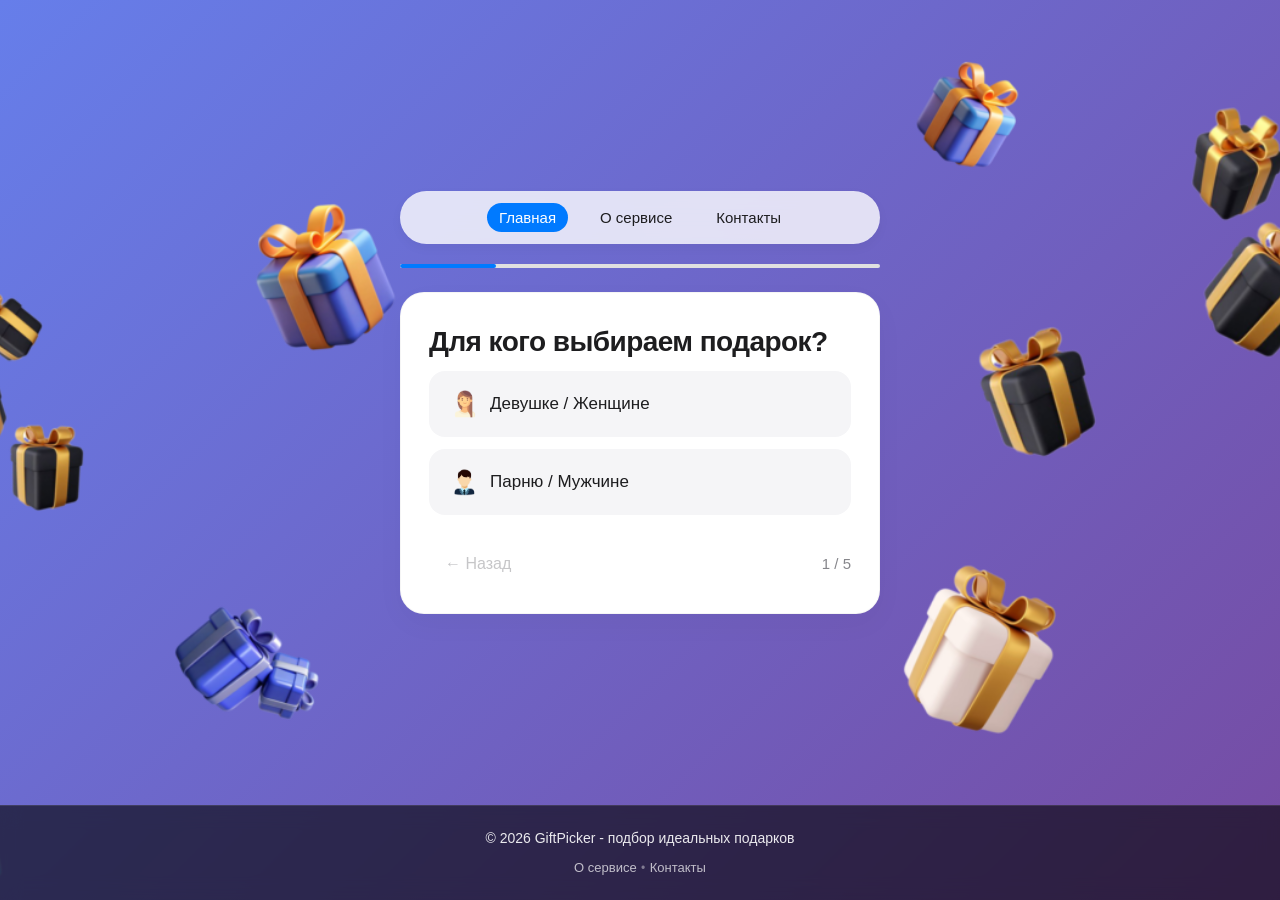
<file: index.html>
<!DOCTYPE html>
<html lang="ru">
<head>
    <meta charset="UTF-8">
    <meta name="viewport" content="width=device-width, initial-scale=1.0">
    <title>GiftPicker - подбор подарков</title>
    <link rel="stylesheet" href="style.css">
</head>
<body>
    <div class="page-wrapper">
        <!-- Шапка с навигацией -->
        <header class="header">
            <nav class="nav">
    <a href="index.html" class="nav-link active">Главная</a>
    <a href="about.html" class="nav-link">О сервисе</a>
    <a href="contacts.html" class="nav-link">Контакты</a>
</nav>
        </header>

        <div class="container">
            <!-- Прогресс-бар -->
            <div class="progress-container" id="progressContainer">
                <div class="progress-bar" id="progressBar"></div>
            </div>
            <!-- Карточка с вопросами -->
            <div class="card" id="card">
                <h1 class="title" id="title">Для кого выбираем подарок?</h1>
                <div class="options" id="optionsContainer"></div>
                <div class="navigation" id="navigation">
                    <button class="nav-btn back-btn" id="backBtn" disabled>← Назад</button>
                    <span class="step-counter" id="stepCounter">1 / 5</span>
                </div>
            </div>
            <!-- Финальный экран -->
            <div class="card final-card" id="finalCard" style="display: none;">
                <div class="final-content">
                    <img src="img/gift.png" alt="Подарок" class="success-image">
                    <h2 class="final-title">Подарки подобраны!</h2>
                    <p class="final-subtitle">Куда отправимся за покупками?</p>
                    <div class="marketplace-options">
                      <button class="marketplace-btn ozon-btn" id="ozonBtn">
    <img src="img/ozon.jpg" alt="Ozon" class="marketplace-icon-img" width="30" height="25" style="object-fit: contain;">
    <span class="marketplace-name">Ozon</span>
    <span class="marketplace-hint">Широкий выбор, быстрая доставка</span>
</button>

<button class="marketplace-btn wb-btn" id="wbBtn">
    <img src="img/wb.jpg" alt="Wildberries" class="marketplace-icon-img" width="30" height="25" style="object-fit: contain;">
    <span class="marketplace-name">Wildberries</span>
    <span class="marketplace-hint">Одежда, аксессуары, товары для дома</span>
</button>
                    </div>
                    <div class="action-buttons">
                        <button class="restart-btn" id="restartBtn">← Пройти заново</button>
                    </div>
                </div>
            </div>
            <!-- Загрузчик -->
            <div class="loader" id="loader" style="display: none;">
                <div class="spinner"></div>
                <p id="loaderText">Открываем маркетплейс...</p>
            </div>
        </div>
    </div>
    <!-- Футер -->
    <footer class="footer">
        <div class="footer-content">
            <p class="footer-text">© 2026 GiftPicker - подбор идеальных подарков</p>
            <div class="footer-links">
                <a href="about.html" class="footer-link">О сервисе</a>
                <span class="footer-divider">•</span>
                <a href="contacts.html" class="footer-link">Контакты</a>
            </div>
        </div>
    </footer>
    <script src="script.js"></script>
</body>
</html>
</file>
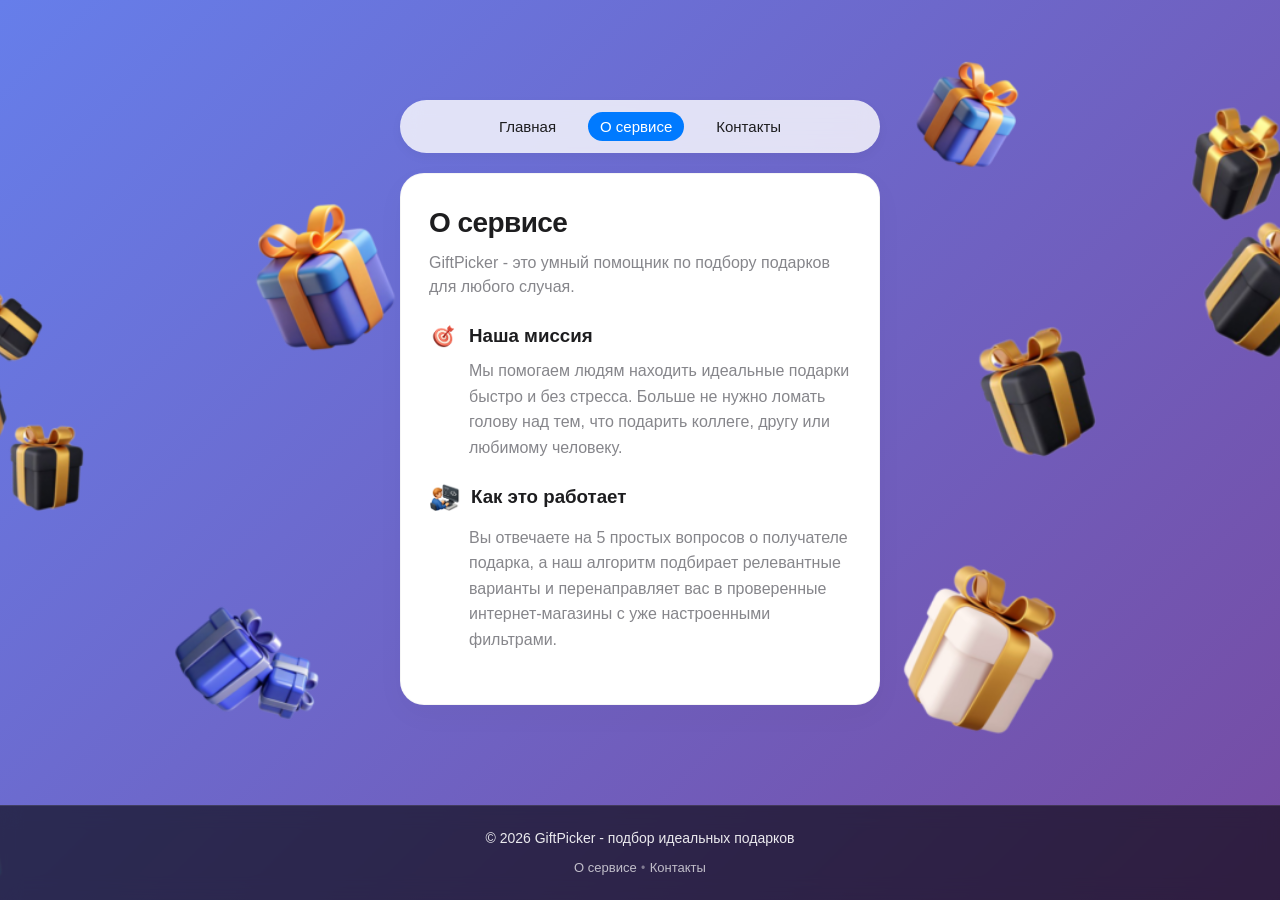
<file: about.html>
<!DOCTYPE html>
<html lang="ru">
<head>
    <meta charset="UTF-8">
    <meta name="viewport" content="width=device-width, initial-scale=1.0">
    <title>О сервисе - GiftPicker</title>
    <link rel="stylesheet" href="style.css">
</head>
<body>
    <div class="page-wrapper">
        <!-- Шапка с навигацией -->
        <header class="header">
            <nav class="nav">
    <a href="index.html" class="nav-link">Главная</a>
    <a href="about.html" class="nav-link active">О сервисе</a>
    <a href="contacts.html" class="nav-link">Контакты</a>
</nav>
        </header>
        <div class="container">
            <div class="card">
                <h1 class="title">О сервисе</h1>
                <p class="subtitle">GiftPicker - это умный помощник по подбору подарков для любого случая.</p>
                
              <div style="margin-top: 24px;">
    <div style="margin-top: 20px;">
    <!-- Наша миссия -->
    <div style="display: flex; align-items: center; gap: 10px; margin-bottom: 10px;">
        <img src="img/metka.png" alt="Миссия" width="30" height="25" style="object-fit: contain;">
        <h3 style="color: #1d1d1f; margin: 0;">Наша миссия</h3>
    </div>
    <p style="color: #86868b; line-height: 1.6; margin-bottom: 20px; padding-left: 40px;">
        Мы помогаем людям находить идеальные подарки быстро и без стресса. 
        Больше не нужно ломать голову над тем, что подарить коллеге, другу или любимому человеку.
    </p>
    
    <!-- Как это работает -->
    <div style="display: flex; align-items: center; gap: 10px; margin-bottom: 12px;">
        <img src="img/pc.png" alt="Работа" width="32" height="32" style="object-fit: contain;">
        <h3 style="color: #1d1d1f; margin: 0;">Как это работает</h3>
    </div>
    <p style="color: #86868b; line-height: 1.6; margin-bottom: 20px; padding-left: 40px;">
        Вы отвечаете на 5 простых вопросов о получателе подарка, а наш алгоритм 
        подбирает релевантные варианты и перенаправляет вас в проверенные интернет-магазины 
        с уже настроенными фильтрами.
    </p>
</div>
</div>
            </div>
        </div>
    </div>
  <!-- Футер -->
    <footer class="footer">
        <div class="footer-content">
            <p class="footer-text">© 2026 GiftPicker - подбор идеальных подарков</p>
            <div class="footer-links">
                <a href="about.html" class="footer-link">О сервисе</a>
                <span class="footer-divider">•</span>
                <a href="contacts.html" class="footer-link">Контакты</a>
            </div>
        </div>
    </footer>
</body>
</html>
</file>
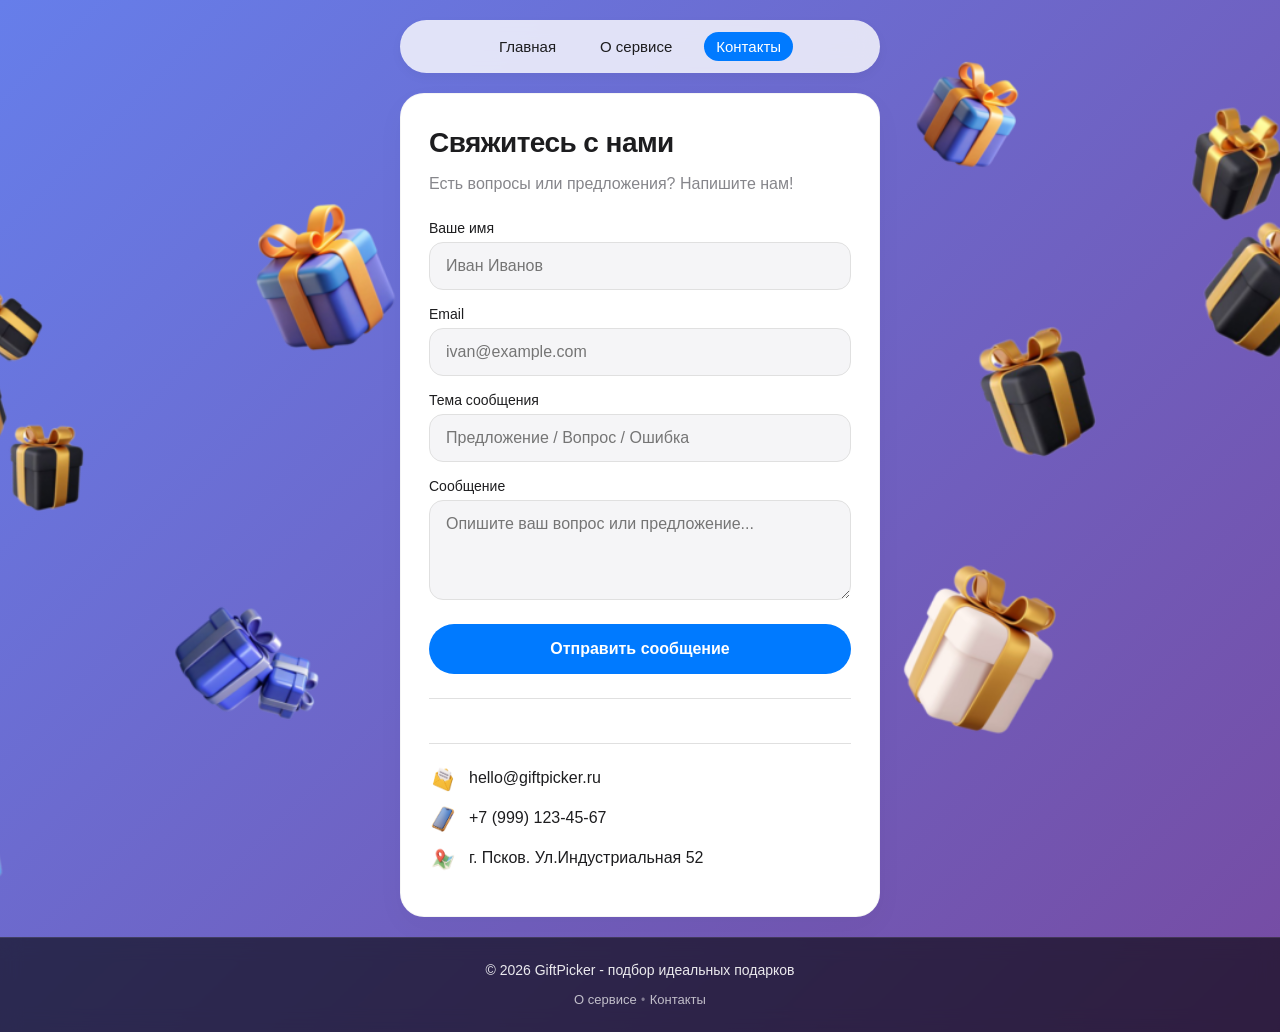
<file: contacts.html>
<!DOCTYPE html>
<html lang="ru">
<head>
    <meta charset="UTF-8">
    <meta name="viewport" content="width=device-width, initial-scale=1.0">
    <title>Контакты - GiftPicker</title>
    <link rel="stylesheet" href="style.css">
</head>
<body>
    <div class="page-wrapper">
        <!-- Шапка с навигацией -->
        <header class="header">
            <nav class="nav">
    <a href="index.html" class="nav-link">Главная</a>
    <a href="about.html" class="nav-link">О сервисе</a>
    <a href="contacts.html" class="nav-link active">Контакты</a>
</nav>
        </header>
        <div class="container">
            <div class="card">
                <h1 class="title">Свяжитесь с нами</h1>
                <p class="subtitle">Есть вопросы или предложения? Напишите нам!</p>
                <!-- Форма обратной связи -->
              <form class="contact-form" id="contactForm" action="https://formspree.io/f/mgorvwao" method="POST">
                    <div class="form-group">
                        <label for="name">Ваше имя</label>
                        <input type="text" id="name" name="name" placeholder="Иван Иванов" required>
                    </div>
                    <div class="form-group">
                        <label for="email">Email</label>
                        <input type="email" id="email" name="email" placeholder="ivan@example.com" required>
                    </div>
                    <div class="form-group">
                        <label for="theme">Тема сообщения</label>
                        <input type="text" id="theme" name="theme" placeholder="Предложение / Вопрос / Ошибка">
                    </div>
                    
                    <div class="form-group">
                        <label for="message">Сообщение</label>
                        <textarea id="message" name="message" placeholder="Опишите ваш вопрос или предложение..." required></textarea>
                    </div>
                    <button type="submit" class="submit-btn">Отправить сообщение</button>
                </form>
                <!-- Сообщение об успешной отправке (скрыто по умолчанию) -->
                <div class="form-success" id="formSuccess" style="display: none;">
                    <p>✅ Сообщение отправлено!</p>
                    <p style="font-size: 14px; color: #86868b; margin-top: 8px;">Мы ответим вам в ближайшее время.</p>
                </div>
               <div class="contact-info">
   <div class="contact-info">
    <div class="contact-item">
        <img src="img/email.png" alt="Email" class="contact-icon-img" width="28" height="28">
        <span>hello@giftpicker.ru</span>
    </div>
    <div class="contact-item">
        <img src="img/phone.png" alt="Телефон" class="contact-icon-img" width="28" height="28">
        <span>+7 (999) 123-45-67</span>
    </div>
    <div class="contact-item">
        <img src="img/google.png" alt="Адрес" class="contact-icon-img" width="28" height="28">
        <span>г. Псков. Ул.Индустриальная 52</span>
    </div>
                    </div>
                </div>
            </div>
        </div>
    </div>

    <!-- Футер -->
    <footer class="footer">
        <div class="footer-content">
            <p class="footer-text">© 2026 GiftPicker - подбор идеальных подарков</p>
            <div class="footer-links">
                <a href="about.html" class="footer-link">О сервисе</a>
                <span class="footer-divider">•</span>
                <a href="contacts.html" class="footer-link">Контакты</a>
            </div>
        </div>
    </footer>
  <script>
    const form = document.getElementById('contactForm');
    const formSuccess = document.getElementById('formSuccess');
    const submitBtn = form?.querySelector('.submit-btn');
    if (form) {
        form.addEventListener('submit', async function(e) {
            e.preventDefault(); // Отменяем стандартную отправку
            // Блокируем кнопку, чтобы не нажать дважды
            if (submitBtn) {
                submitBtn.disabled = true;
                submitBtn.textContent = 'Отправка...';
            }
            try {
                // Собираем данные формы
                const formData = new FormData(form);
                // Отправляем на Formspree
                const response = await fetch(form.action, {
                    method: 'POST',
                    body: formData,
                    headers: {
                        'Accept': 'application/json'
                    }
                });
                if (response.ok) {
                    // ✅ Успех
                    form.style.display = 'none';
                    formSuccess.style.display = 'block';
                    // Очищаем форму
                    form.reset();
                    // Логируем для отладки
                    console.log('✅ Сообщение отправлено через Formspree');
                } else {
                    // ❌ Ошибка от сервера
                    const errorData = await response.json();
                    throw new Error(errorData.errors?.[0]?.message || 'Ошибка отправки');
                }
            } catch (error) {
                // ❌ Ошибка сети или другая
                console.error('Ошибка:', error);
                alert('⚠️ Не удалось отправить сообщение. Попробуйте позже или напишите напрямую: hello@giftpicker.ru');
            } finally {
                // Возвращаем кнопку в исходное состояние
                if (submitBtn) {
                    submitBtn.disabled = false;
                    submitBtn.textContent = 'Отправить сообщение';
                }
            }
        });
    }
</script>
</body>
</html>
</file>
<file: style.css>
* {
    margin: 0;
    padding: 0;
    box-sizing: border-box;
}

body {
    font-family: -apple-system, BlinkMacSystemFont, 'Inter', Roboto, Helvetica, Arial, sans-serif;
    /* Градиентный фон */
    background: linear-gradient(135deg, #667eea 0%, #764ba2 100%);
    display: flex;
    flex-direction: column;
    min-height: 100vh;
    margin: 0;
    padding: 0;
    position: relative;
}

/* PNG-картинка поверх градиента */
body::before {
    content: '';
    position: fixed;
    top: 0;
    left: 0;
    width: 100%;
    height: 100%;
    background-image: url('img/fon.png');
    background-size: cover;
    background-position: center;
    background-repeat: no-repeat;
    opacity: 1; /* Прозрачность картинки - регулируй как хочешь (0.1 - почти не видно, 0.5 - полупрозрачно, 1 - полностью) */
    pointer-events: none; /* Чтобы картинка не мешала кликам */
    z-index: -1;
}

.page-wrapper {
    flex: 1 0 auto;
    display: flex;
    flex-direction: column;
    justify-content: center;
    padding: 20px;
    width: 100%;
    box-sizing: border-box;
}

.container {
    width: 100%;
    max-width: 480px;
    margin: 0 auto;
}

/* ===== ШАПКА С НАВИГАЦИЕЙ ===== */
.header {
    width: 100%;
    max-width: 480px;
    margin: 0 auto 20px auto;
}

.nav {
    display: flex;
    align-items: center;
    justify-content: center;
    gap: 20px;
    padding: 12px 0;
    background: rgba(255, 255, 255, 0.8);
    backdrop-filter: blur(10px);
    border-radius: 40px;
    box-shadow: 0 4px 12px rgba(0, 0, 0, 0.04);
}

.nav-link {
    text-decoration: none;
    color: #1d1d1f;
    font-size: 15px;
    font-weight: 500;
    padding: 6px 12px;
    border-radius: 20px;
    transition: all 0.15s ease;
}

.nav-link:hover {
    background: rgba(0, 122, 255, 0.1);
    color: #007aff;
}

.nav-link.active {
    background: #007aff;
    color: white;
}

/* ===== ПРОГРЕСС-БАР ===== */
.progress-container {
    width: 100%;
    height: 4px;
    background: #e0e0e0;
    border-radius: 10px;
    margin-bottom: 24px;
    overflow: hidden;
}

.progress-bar {
    height: 100%;
    background: #007aff;
    width: 20%;
    transition: width 0.3s ease;
    border-radius: 10px;
}

/* ===== КАРТОЧКА ===== */
.card {
    background: #ffffff;
    border-radius: 24px;
    padding: 32px 28px;
    box-shadow: 0 10px 30px rgba(0, 0, 0, 0.03);
    border: 1px solid rgba(0, 0, 0, 0.04);
    transition: all 0.2s ease;
}

.title {
    font-size: 28px;
    font-weight: 600;
    color: #1d1d1f;
    margin-bottom: 12px;
    letter-spacing: -0.02em;
    line-height: 1.2;
}

.subtitle {
    font-size: 16px;
    color: #86868b;
    margin-bottom: 24px;
    line-height: 1.5;
}

/* ===== ВАРИАНТЫ ОТВЕТОВ ===== */
.options {
    display: flex;
    flex-direction: column;
    gap: 12px;
    margin-bottom: 32px;
}

.option-btn {
    background: #f5f5f7;
    border: 1.5px solid transparent;
    border-radius: 16px;
    padding: 18px 20px;
    font-size: 17px;
    font-weight: 500;
    color: #1d1d1f;
    text-align: left;
    cursor: pointer;
    transition: all 0.15s ease;
    display: flex;
    align-items: center;
    justify-content: space-between;
}

.option-btn:hover {
    background: #ebebed;
    border-color: #d2d2d7;
}

.option-btn.selected {
    background: #007aff;
    color: white;
    border-color: #007aff;
}

.option-btn img {
    width: 28px;
    height: 28px;
    object-fit: contain;
    transition: filter 0.15s ease;
}

.option-btn.selected img {
    filter: brightness(0) invert(1);
}

/* ===== НАВИГАЦИЯ В ОПРОСНИКЕ ===== */
.navigation {
    display: flex;
    align-items: center;
    justify-content: space-between;
}

.nav-btn {
    background: none;
    border: none;
    color: #007aff;
    font-size: 16px;
    font-weight: 500;
    padding: 8px 16px;
    border-radius: 30px;
    cursor: pointer;
    transition: background 0.15s;
}

.nav-btn:hover:not(:disabled) {
    background: rgba(0, 122, 255, 0.08);
}

.nav-btn:disabled {
    color: #c6c6c8;
    cursor: not-allowed;
}

.step-counter {
    font-size: 15px;
    color: #86868b;
    font-weight: 500;
}

/* ===== ФИНАЛЬНАЯ КАРТОЧКА ===== */
.final-card {
    text-align: center;
}

.final-content {
    display: flex;
    flex-direction: column;
    align-items: center;
    width: 100%;
    max-width: 100%;
}

.success-image {
    width: 80px;
    height: 80px;
    max-width: 100%;
    object-fit: contain;
    margin-bottom: 20px;
    animation: pop 0.4s ease;
}

@keyframes pop {
    0% { transform: scale(0.8); opacity: 0; }
    100% { transform: scale(1); opacity: 1; }
}

.final-title {
    font-size: 28px;
    font-weight: 600;
    color: #1d1d1f;
    margin-bottom: 8px;
}

.final-subtitle {
    font-size: 16px;
    color: #86868b;
    margin-bottom: 32px;
}

.marketplace-options {
    display: flex;
    flex-direction: column;
    gap: 16px;
    width: 100%;
    margin-bottom: 24px;
}

.marketplace-btn {
    background: #f5f5f7;
    border: 2px solid transparent;
    border-radius: 20px;
    padding: 20px 18px;
    cursor: pointer;
    transition: all 0.2s ease;
    display: flex;
    flex-direction: column;
    align-items: flex-start;
    gap: 6px;
    text-align: left;
}

.marketplace-btn:hover {
    transform: translateY(-2px);
    box-shadow: 0 8px 20px rgba(0, 0, 0, 0.06);
}

.ozon-btn {
    background: linear-gradient(135deg, #f0f4ff 0%, #ffffff 100%);
    border-color: #005bff;
}

.ozon-btn:hover {
    background: linear-gradient(135deg, #e8efff 0%, #ffffff 100%);
}

.wb-btn {
    background: linear-gradient(135deg, #fdf2f8 0%, #ffffff 100%);
    border-color: #cb11ab;
}

.wb-btn:hover {
    background: linear-gradient(135deg, #fce7f3 0%, #ffffff 100%);
}

.marketplace-icon {
    font-size: 28px;
}

.marketplace-name {
    font-size: 20px;
    font-weight: 600;
    color: #1d1d1f;
}

.marketplace-hint {
    font-size: 13px;
    color: #86868b;
}

/* ===== КНОПКА ПОДЕЛИТЬСЯ ===== */
.share-section {
    margin: 20px 0 16px 0;
    width: 100%;
}

.share-btn {
    background: #f5f5f7;
    border: 1px solid #e0e0e0;
    border-radius: 40px;
    padding: 14px 20px;
    font-size: 16px;
    font-weight: 500;
    color: #1d1d1f;
    cursor: pointer;
    transition: all 0.15s ease;
    display: flex;
    align-items: center;
    justify-content: center;
    gap: 10px;
    width: 100%;
}

.share-btn:hover {
    background: #ebebed;
    border-color: #007aff;
}

.share-message {
    font-size: 13px;
    color: #34c759;
    margin-top: 8px;
    opacity: 0;
    transition: opacity 0.3s ease;
}

.share-message.show {
    opacity: 1;
}

/* ===== ФОРМА ОБРАТНОЙ СВЯЗИ ===== */
.contact-form {
    display: flex;
    flex-direction: column;
    gap: 16px;
    margin-top: 8px;
}

.form-group {
    display: flex;
    flex-direction: column;
    gap: 6px;
}

.form-group label {
    font-size: 14px;
    font-weight: 500;
    color: #1d1d1f;
}

.form-group input,
.form-group textarea {
    padding: 14px 16px;
    font-size: 16px;
    border: 1.5px solid #e0e0e0;
    border-radius: 14px;
    background: #f5f5f7;
    transition: all 0.15s ease;
    font-family: inherit;
}

.form-group input:focus,
.form-group textarea:focus {
    outline: none;
    border-color: #007aff;
    background: white;
}

.form-group textarea {
    resize: vertical;
    min-height: 100px;
}

.submit-btn {
    background: #007aff;
    color: white;
    border: none;
    border-radius: 40px;
    padding: 16px 24px;
    font-size: 16px;
    font-weight: 600;
    cursor: pointer;
    transition: all 0.15s ease;
    margin-top: 8px;
}

.submit-btn:hover {
    background: #0056cc;
    transform: translateY(-1px);
}

.form-success {
    text-align: center;
    padding: 20px;
    color: #34c759;
    font-weight: 500;
}

.contact-info {
    margin-top: 24px;
    padding-top: 20px;
    border-top: 1px solid #e0e0e0;
}

.contact-item {
    display: flex;
    align-items: center;
    gap: 12px;
    margin-bottom: 12px;
    color: #1d1d1f;
}

.contact-icon {
    font-size: 20px;
}

/* ===== КНОПКИ ДЕЙСТВИЙ ===== */
.action-buttons {
    display: flex;
    gap: 12px;
    width: 100%;
}

.restart-btn {
    background: none;
    border: none;
    color: #8e8e93;
    font-size: 15px;
    font-weight: 500;
    padding: 12px 20px;
    border-radius: 30px;
    cursor: pointer;
    transition: all 0.15s;
    flex: 1;
}

.restart-btn:hover {
    background: #f5f5f7;
    color: #1d1d1f;
}

/* ===== ЗАГРУЗЧИК ===== */
.loader {
    text-align: center;
    padding: 40px 20px;
    background: white;
    border-radius: 24px;
    box-shadow: 0 10px 30px rgba(0, 0, 0, 0.03);
}

.spinner {
    width: 40px;
    height: 40px;
    border: 3px solid #f5f5f7;
    border-top-color: #007aff;
    border-radius: 50%;
    margin: 0 auto 20px;
    animation: spin 0.8s linear infinite;
}

@keyframes spin {
    to { transform: rotate(360deg); }
}

.loader p {
    color: #1d1d1f;
    font-size: 16px;
}
.footer {
    flex-shrink: 0;
    padding: 24px 20px;
    text-align: center;
    width: 100%;
    box-sizing: border-box;
    background: rgba(0, 0, 0, 0.6);
    backdrop-filter: blur(10px);
    border-top: 1px solid rgba(255, 255, 255, 0.1);
}
/* ===== gподвал сайта ===== */
.footer-text {
    font-size: 14px;
    color: rgba(255, 255, 255, 0.9);
    margin-bottom: 12px;
}

.footer-link {
    font-size: 13px;
    color: rgba(255, 255, 255, 0.7);
    text-decoration: none;
    transition: color 0.15s ease;
}

.footer-link:hover {
    color: #ffffff;
}

.footer-divider {
    color: rgba(255, 255, 255, 0.4);
    font-size: 12px;
}

/* ===== АДАПТИВНОСТЬ ===== */
@media (max-width: 480px) {
    .page-wrapper {
        padding: 16px;
    }

    .card {
        padding: 24px 20px;
    }

    .title {
        font-size: 24px;
    }

    .final-title {
        font-size: 24px;
    }

    .option-btn {
        padding: 16px;
        font-size: 16px;
    }

    .option-btn img {
        width: 24px;
        height: 24px;
    }

    .marketplace-btn {
        padding: 16px 14px;
    }

    .nav {
        gap: 10px;
    }

    .nav-link {
        font-size: 14px;
        padding: 4px 8px;
    }

    .footer {
        padding: 20px 16px;
    }

    .footer-links {
        flex-direction: column;
        gap: 6px;
    }

    .footer-divider {
        display: none;
    }


}
</file>
